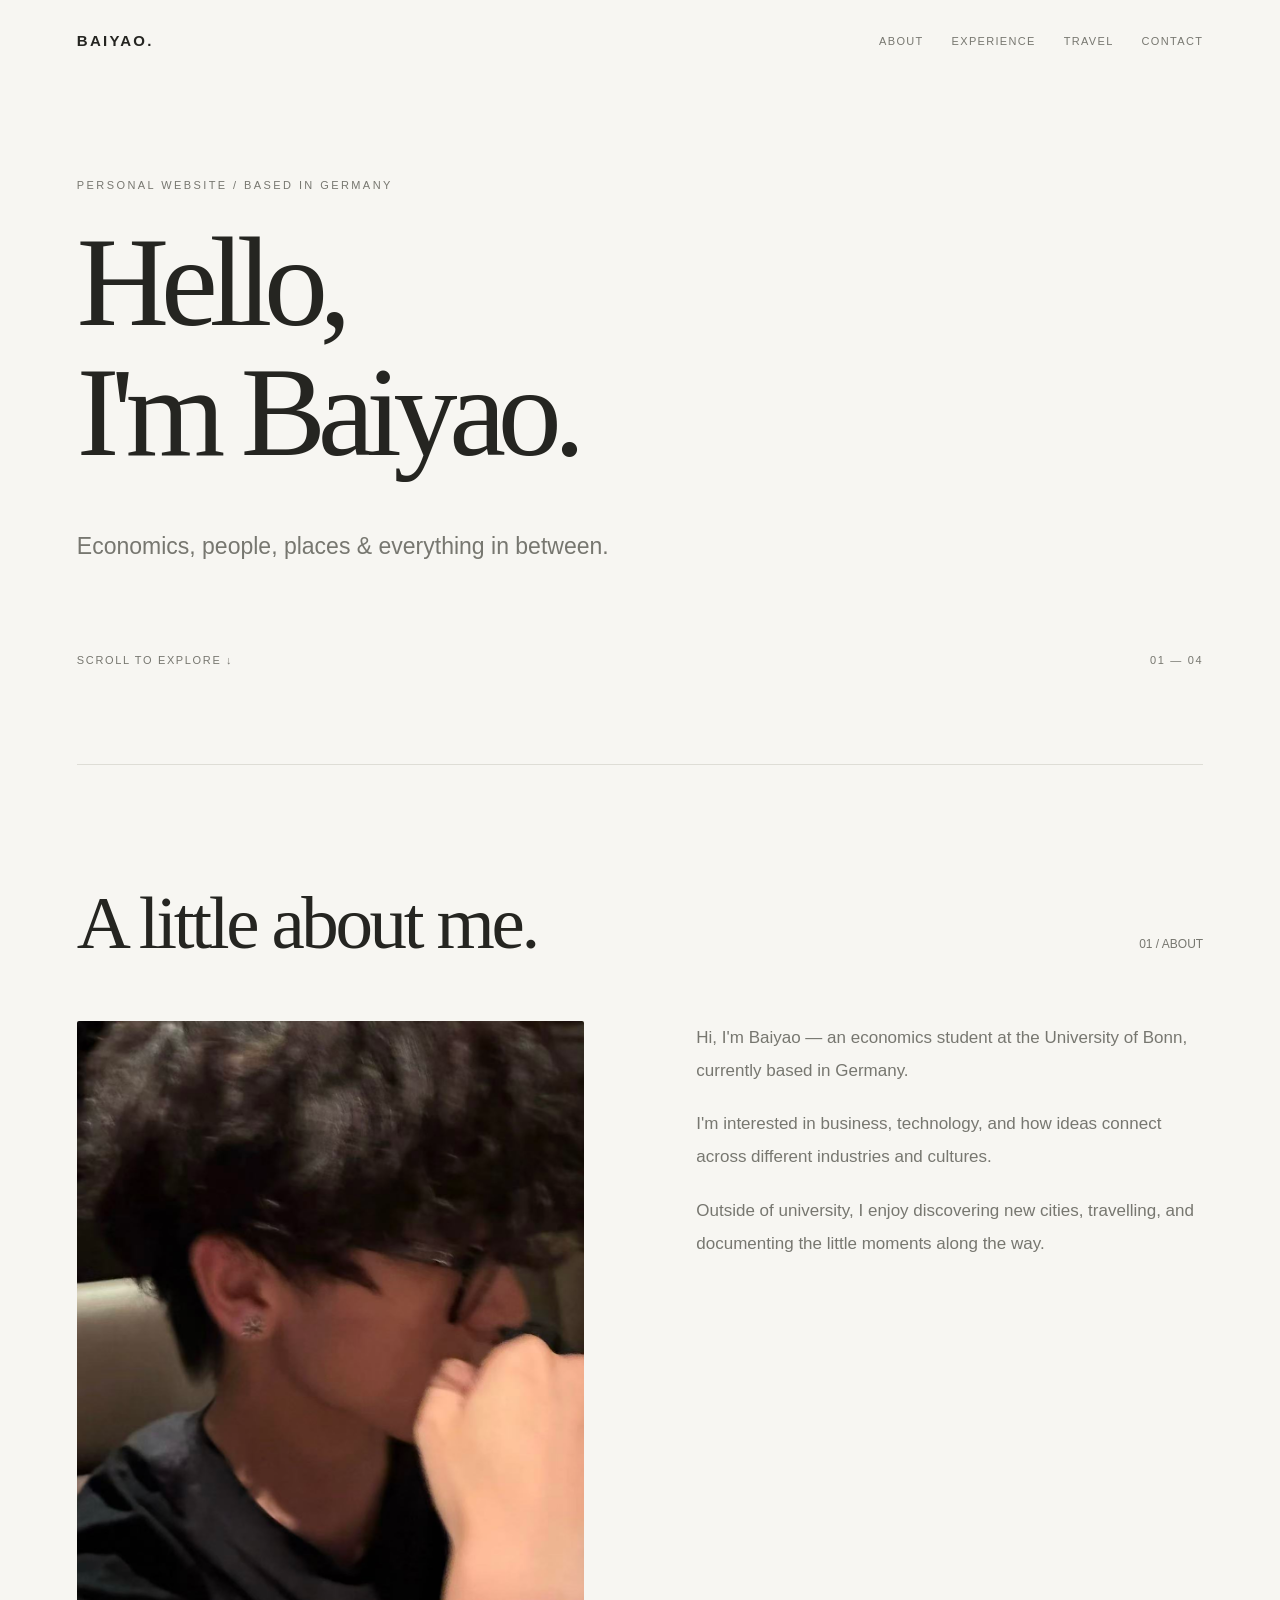
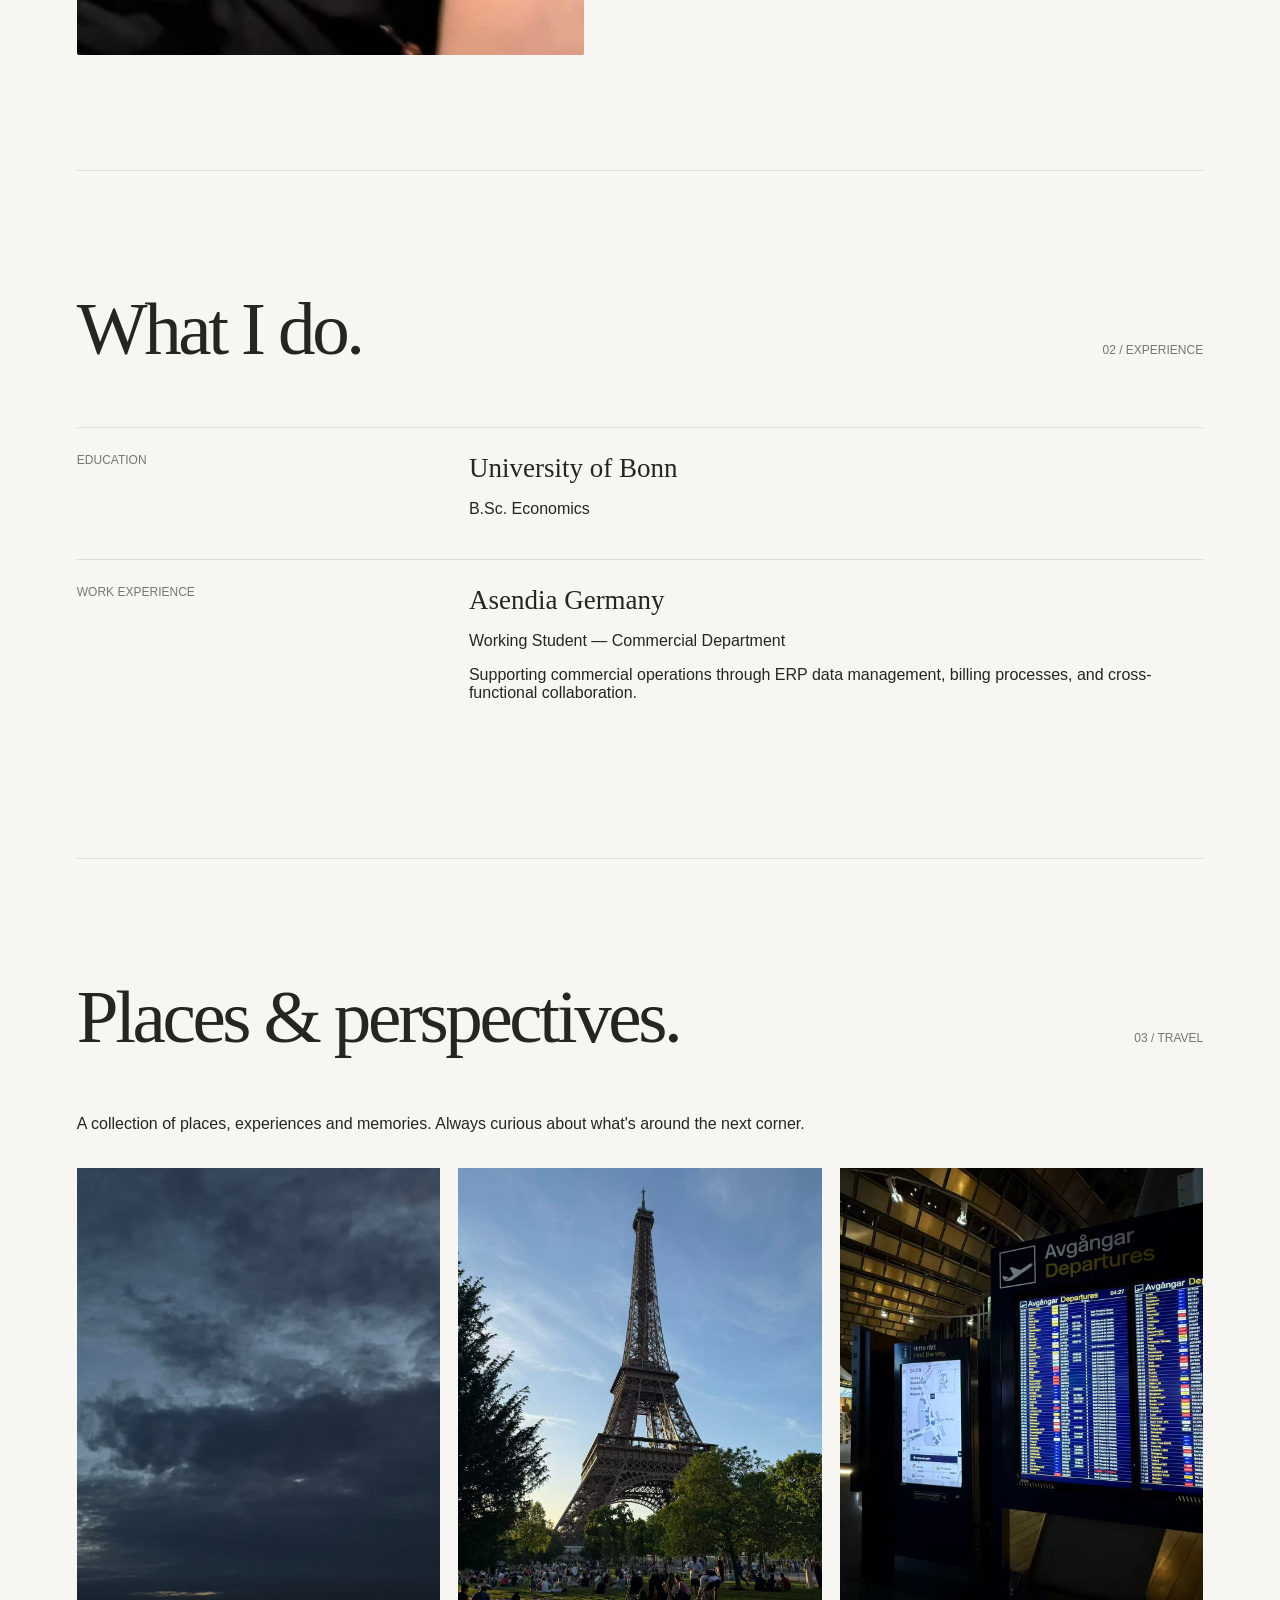
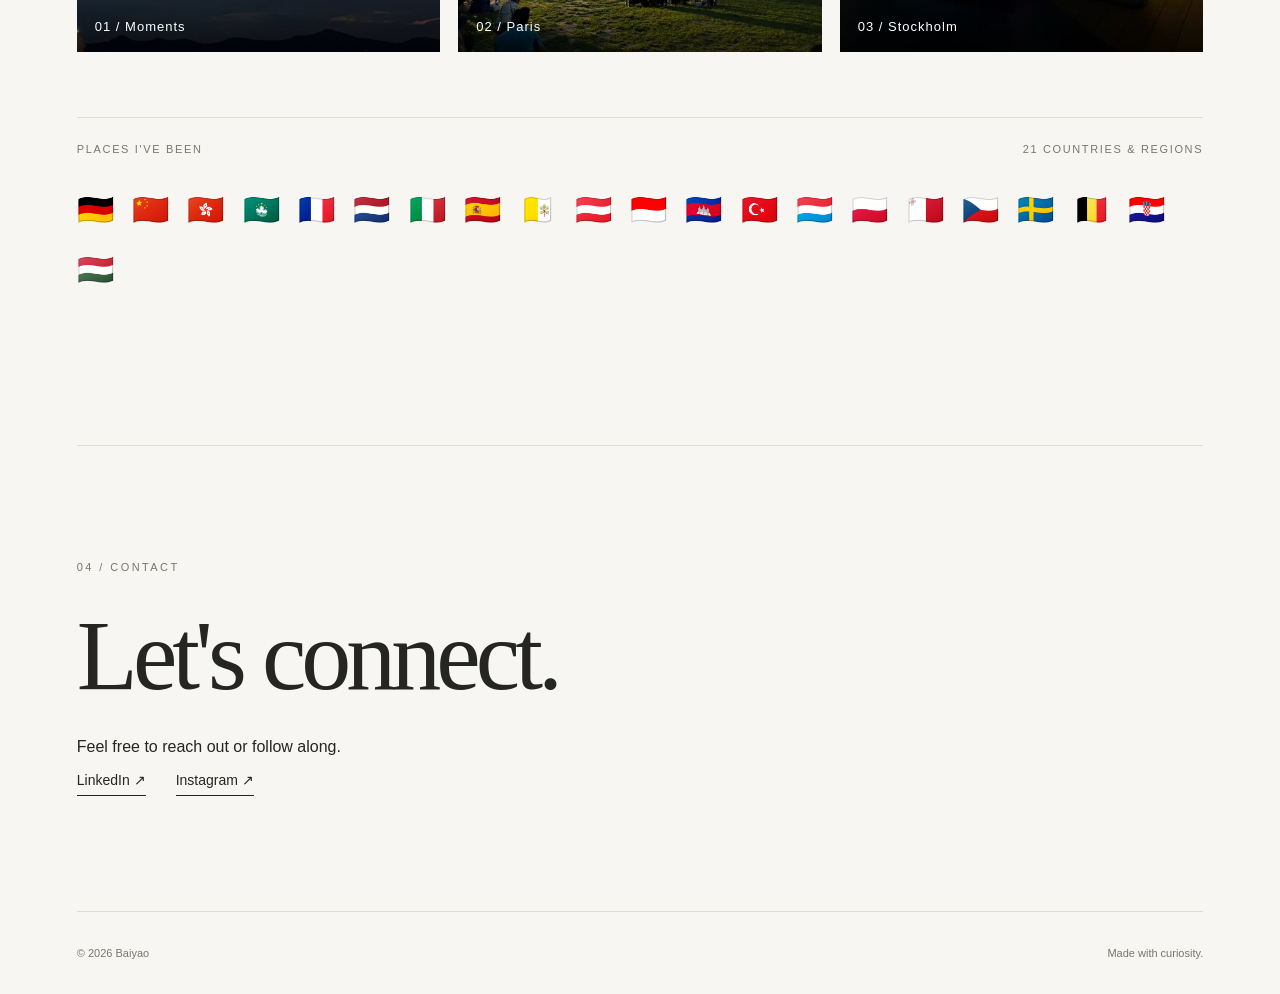
<file: index.html>
<!DOCTYPE html>
<html lang="en">
<head>
<meta charset="UTF-8">
<meta name="viewport" content="width=device-width, initial-scale=1.0">
<meta name="description" content="Baiyao's personal website — economics, experience, travel and exploration.">
<title>Baiyao — Personal Website</title>
<style>
:root{--bg:#f7f6f2;--ink:#252521;--muted:#777770;--line:#deddd6}
*{box-sizing:border-box}
html{scroll-behavior:smooth}
body{margin:0;background:var(--bg);color:var(--ink);font-family:Arial,Helvetica,sans-serif;-webkit-font-smoothing:antialiased}
a{color:inherit;text-decoration:none}
nav{max-width:1300px;margin:auto;padding:32px 6%;display:flex;justify-content:space-between;align-items:center}
.logo{font-weight:700;letter-spacing:.15em;font-size:15px}
.navlinks{display:flex;gap:28px}
.navlinks a{font-size:11px;text-transform:uppercase;letter-spacing:.12em;color:var(--muted)}
.navlinks a:hover,.contact a:hover{color:#000;text-decoration:underline}
main{max-width:1300px;margin:auto;padding:0 6%}
.hero{min-height:76vh;display:flex;flex-direction:column;justify-content:center;border-bottom:1px solid var(--line);padding:90px 0}
.kicker{font-size:11px;letter-spacing:.22em;text-transform:uppercase;color:var(--muted)}
h1,h2,h3{font-family:Georgia,'Times New Roman',serif;font-weight:400}
h1{font-size:clamp(65px,10vw,155px);letter-spacing:-.065em;line-height:1.02;margin:26px 0}
.hero p{font-size:clamp(17px,2vw,23px);line-height:1.7;color:var(--muted);max-width:650px}
.scroll{margin-top:65px;font-size:11px;letter-spacing:.15em;text-transform:uppercase;color:var(--muted)}
section{padding:115px 0;border-bottom:1px solid var(--line);scroll-margin-top:35px}
.sectionhead{display:flex;justify-content:space-between;align-items:baseline;gap:20px;margin-bottom:55px}
.sectionhead h2{font-size:clamp(42px,6vw,75px);letter-spacing:-.045em;margin:0}
.number{font-size:12px;color:var(--muted)}
.aboutgrid{display:grid;grid-template-columns:1fr 1fr;gap:10%}
.aboutgrid p,.experience p,.travel p{font-size:17px;line-height:1.95;color:var(--muted);margin:0 0 20px}
.photo{background:#e6e4dd;min-height:350px;display:flex;align-items:center;justify-content:center;color:#999;font-size:12px;letter-spacing:.15em;text-transform:uppercase}
.experience-item{display:grid;grid-template-columns:1fr 2fr;gap:25px;padding:25px 0;border-top:1px solid var(--line)}
.experience-item span{color:var(--muted);font-size:12px}
.experience-item h3{font-size:27px;margin:0 0 10px}
.travelgrid{display:grid;grid-template-columns:repeat(3,1fr);gap:18px;margin-top:35px}
.travelcard{aspect-ratio:3/4;background:#e6e4dd;display:flex;align-items:end;padding:20px;color:#777;font-size:13px}
.contact h2{font-size:clamp(48px,8vw,100px);letter-spacing:-.05em;margin:25px 0}
.contactlinks{display:flex;gap:30px;flex-wrap:wrap}
.contactlinks a{border-bottom:1px solid var(--ink);padding-bottom:7px;font-size:14px}
footer{max-width:1300px;margin:auto;padding:35px 6%;display:flex;justify-content:space-between;color:var(--muted);font-size:11px}
@media(max-width:700px){nav{padding:24px 6%}.navlinks{gap:12px}.navlinks a{font-size:9px}.hero{min-height:65vh}.aboutgrid{grid-template-columns:1fr;gap:25px}.experience-item{grid-template-columns:1fr;gap:12px}.travelgrid{grid-template-columns:1fr 1fr}section{padding:75px 0}.sectionhead{margin-bottom:35px}footer{gap:20px}}
@media(max-width:380px){.navlinks{gap:8px}.navlinks a{font-size:8px}}
.photo {
  overflow: hidden;
  aspect-ratio: 4 / 5;
  min-height: 0;
  border-radius: 2px;
}

.photo img {
  width: 100%;
  height: 100%;
  object-fit: cover;
  object-position: center;
}

.travelcard {
  position: relative;
  overflow: hidden;
  padding: 0;
}

.travelcard img {
  width: 100%;
  height: 100%;
  object-fit: cover;
  display: block;
  transition: transform 0.5s ease;
}

.travelcard:hover img {
  transform: scale(1.05);
}

.travelcard span {
  position: absolute;
  bottom: 0;
  left: 0;
  width: 100%;
  padding: 45px 18px 18px;
  color: white;
  font-size: 13px;
  letter-spacing: 1px;
  background: linear-gradient(transparent, rgba(0,0,0,0.55));
}
  .hero-bottom {
  margin-top: 65px;
  display: flex;
  justify-content: space-between;
  align-items: center;
  font-size: 11px;
  letter-spacing: .15em;
  text-transform: uppercase;
  color: var(--muted);
}
.visited-places {
  margin-top: 65px;
  padding-top: 25px;
  border-top: 1px solid var(--line);
}

.visited-heading {
  display: flex;
  justify-content: space-between;
  gap: 20px;
  font-size: 11px;
  letter-spacing: .15em;
  color: var(--muted);
}

.flags {
  font-size: 30px !important;
  line-height: 2 !important;
  letter-spacing: 5px;
  margin-top: 25px !important;
}
</style>
</head>
<body>
<nav>
<a href="#" class="logo">BAIYAO.</a>
<div class="navlinks"><a href="#about">About</a><a href="#experience">Experience</a><a href="travel.html">Travel</a><a href="#contact">Contact</a></div>
</nav>
<main>
<header class="hero">
<div class="kicker">Personal website / Based in Germany</div>
<h1>Hello,<br>I'm Baiyao.</h1>
<p>Economics, people, places & everything in between.</p>
<div class="hero-bottom">
  <span>Scroll to explore ↓</span>
  <span>01 — 04</span>
</div>
</header>
<section id="about">
<div class="sectionhead"><h2>A little about me.</h2><span class="number">01 / ABOUT</span></div>
<div class="aboutgrid">
<div class="photo">
  <img src="portrait.jpg" alt="Portrait of Baiyao">
</div>
<div><p>Hi, I'm Baiyao — an economics student at the University of Bonn, currently based in Germany.</p><p>I'm interested in business, technology, and how ideas connect across different industries and cultures.</p><p>Outside of university, I enjoy discovering new cities, travelling, and documenting the little moments along the way.</p></div>
</div>
</section>
<section id="experience">
<div class="sectionhead"><h2>What I do.</h2><span class="number">02 / EXPERIENCE</span></div>
<div class="experience-item"><span>EDUCATION</span><div><h3>University of Bonn</h3><p>B.Sc. Economics</p></div></div>
<div class="experience-item">
  <span>WORK EXPERIENCE</span>
  <div>
    <h3>Asendia Germany</h3>
    <p>Working Student — Commercial Department</p>
    <p>
      Supporting commercial operations through ERP data management,
      billing processes, and cross-functional collaboration.
    </p>
  </div>
</div>
</section>
<section id="travel">
<div class="sectionhead"><h2>Places & perspectives.</h2><span class="number">03 / TRAVEL</span></div>
<p>A collection of places, experiences and memories. Always curious about what's around the next corner.</p>
<div class="travelgrid">
  <div class="travelcard">
    <img src="sky.jpg" alt="Evening sky">
    <span>01 / Moments</span>
  </div>
  <div class="travelcard">
    <img src="paris.jpg" alt="Eiffel Tower in Paris">
    <span>02 / Paris</span>
  </div>
  <div class="travelcard">
    <img src="stockholm.jpg" alt="Stockholm Arlanda Airport">
        <span>03 / Stockholm</span>
  </div>
</div>

<div class="visited-places">
  <div class="visited-heading">
    <span>PLACES I'VE BEEN</span>
    <span>21 COUNTRIES & REGIONS</span>
  </div>

  <p class="flags">
    🇩🇪 🇨🇳 🇭🇰 🇲🇴 🇫🇷 🇳🇱 🇮🇹 🇪🇸 🇻🇦 🇦🇹
    🇮🇩 🇰🇭 🇹🇷 🇱🇺 🇵🇱 🇲🇹 🇨🇿 🇸🇪 🇧🇪 🇭🇷 🇭🇺
  </p>
</div>

</section>
<section id="contact" class="contact">
<div class="kicker">04 / CONTACT</div>
<h2>Let's connect.</h2>
<p>Feel free to reach out or follow along.</p>
<div class="contactlinks"><a href="https://www.linkedin.com/in/baiyao-huang-195479397/" target="_blank" rel="noopener noreferrer">LinkedIn ↗</a><a href="https://www.instagram.com/1ch1219/" target="_blank" rel="noopener noreferrer">Instagram ↗</a></div>
</section>
</main>
<footer><span>© 2026 Baiyao</span><span>Made with curiosity.</span></footer>
</body>
</html>
</file>
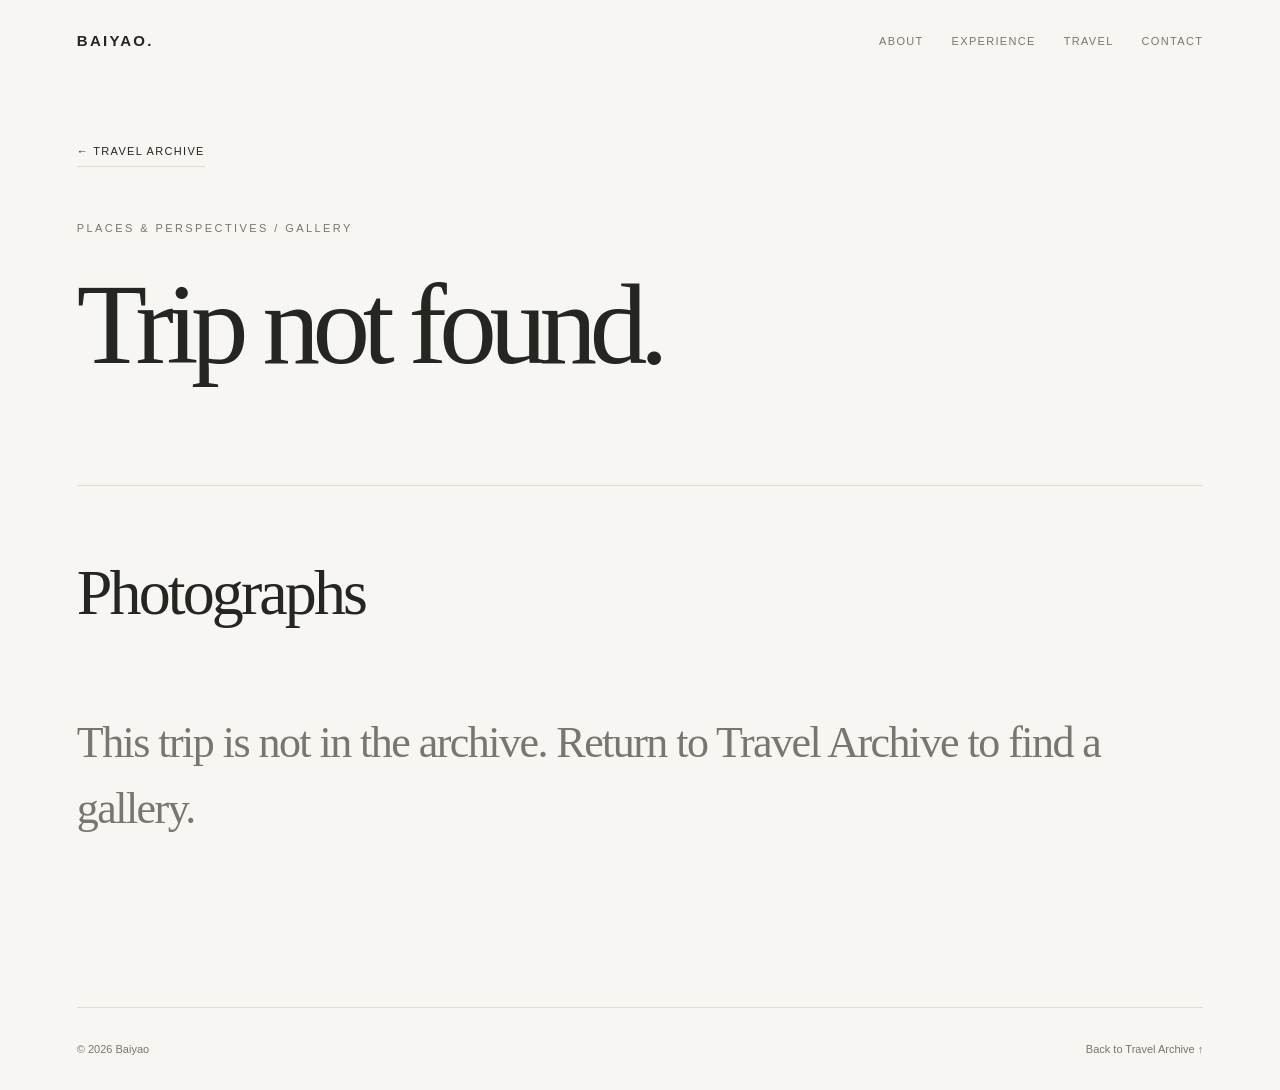
<file: gallery.html>
<!DOCTYPE html>
<html lang="en">
<head>
  <meta charset="UTF-8">
  <meta name="viewport" content="width=device-width, initial-scale=1.0">
  <meta name="description" content="Travel photographs from Baiyao's Travel Archive.">
  <title>Travel Gallery — Baiyao</title>
  <link rel="stylesheet" href="travel.css?v=4">
  <link rel="stylesheet" href="gallery.css?v=1">
  <script src="data/trips.js?v=4" defer></script>
  <script src="gallery.js?v=1" defer></script>
</head>
<body>
  <a class="skip-link" href="#main">Skip to content</a>
  <nav aria-label="Main navigation">
    <a class="logo" href="index.html" aria-label="Baiyao home">BAIYAO.</a>
    <div class="navlinks">
      <a href="index.html#about">About</a>
      <a href="index.html#experience">Experience</a>
      <a href="travel.html">Travel</a>
      <a href="index.html#contact">Contact</a>
    </div>
  </nav>
  <main id="main" class="gallery-main">
    <header class="gallery-hero">
      <a id="archive-link" class="text-link" href="travel.html">← Travel Archive</a>
      <p class="kicker">Places & perspectives / Gallery</p>
      <h1 id="gallery-title">Travel Gallery</h1>
      <p id="gallery-date" class="gallery-date"></p>
      <p id="gallery-countries" class="kicker"></p>
      <p id="gallery-cities" class="gallery-cities"></p>
    </header>
    <section class="gallery-section" aria-labelledby="photos-heading">
      <div class="sectionhead"><h2 id="photos-heading">Photographs</h2><span id="photo-count" class="number"></span></div>
      <p id="gallery-status" class="gallery-status" role="status">Loading gallery…</p>
      <div id="photo-grid" class="photo-grid" hidden></div>
      <noscript><p class="gallery-status">Enable JavaScript to view this trip's gallery.</p></noscript>
    </section>
  </main>
  <footer><span>© 2026 Baiyao</span><a href="travel.html">Back to Travel Archive ↑</a></footer>
  <dialog id="lightbox" class="lightbox" aria-labelledby="lightbox-title" aria-describedby="lightbox-help">
    <h2 id="lightbox-title" class="visually-hidden">Travel photo viewer</h2>
    <p id="lightbox-help" class="visually-hidden">Use left and right arrow keys or swipe to browse photos. Press Escape or Close to return to the gallery.</p>
    <div class="lightbox-toolbar"><span id="lightbox-counter" aria-live="polite" aria-atomic="true"></span><button id="lightbox-close" type="button" autofocus aria-label="Close photo viewer">Close <span aria-hidden="true">×</span></button></div>
    <div id="lightbox-media" class="lightbox-media"></div>
    <div class="lightbox-bottom">
      <button id="lightbox-previous" type="button" aria-label="Previous photo">← <span>Previous</span></button>
      <p id="lightbox-caption"></p>
      <button id="lightbox-next" type="button" aria-label="Next photo"><span>Next</span> →</button>
    </div>
  </dialog>
</body>
</html>
</file>
<file: travel.css>
:root{--bg:#f7f6f2;--ink:#252521;--muted:#777770;--line:#deddd6}
*{box-sizing:border-box}
html{scroll-behavior:smooth}
body{margin:0;background:var(--bg);color:var(--ink);font-family:Arial,Helvetica,sans-serif;-webkit-font-smoothing:antialiased}
a{color:inherit;text-decoration:none}
a:focus-visible{outline:2px solid var(--ink);outline-offset:6px}
nav{max-width:1300px;margin:auto;padding:32px 6%;display:flex;justify-content:space-between;align-items:center;gap:24px}
.logo{font-weight:700;letter-spacing:.15em;font-size:15px}
.navlinks{display:flex;gap:28px}
.navlinks a{font-size:11px;text-transform:uppercase;letter-spacing:.12em;color:var(--muted)}
.navlinks a:hover,.navlinks a[aria-current="page"]{color:var(--ink);text-decoration:underline;text-underline-offset:6px}
main{max-width:1300px;margin:auto;padding:0 6%}
h1,h2,h3,h4{font-family:Georgia,'Times New Roman',serif;font-weight:400}
.kicker{font-size:11px;letter-spacing:.22em;text-transform:uppercase;color:var(--muted)}
.archive-hero{padding:110px 0 95px;border-bottom:1px solid var(--line)}
h1{font-size:clamp(60px,9vw,124px);letter-spacing:-.065em;line-height:1.05;margin:30px 0}
.subtitle{font-size:clamp(17px,2vw,23px);line-height:1.7;color:var(--muted);margin:0 0 52px}
.text-link{display:inline-block;font-size:11px;letter-spacing:.12em;text-transform:uppercase;border-bottom:1px solid var(--line);padding-bottom:9px}
.text-link:hover{border-color:var(--ink)}
section{padding:90px 0;border-bottom:1px solid var(--line);scroll-margin-top:35px}
.sectionhead{display:flex;justify-content:space-between;align-items:baseline;gap:20px;margin-bottom:45px}
.sectionhead h2{font-size:clamp(36px,5vw,64px);letter-spacing:-.045em;margin:0}
.number{font-size:11px;letter-spacing:.1em;color:var(--muted);white-space:nowrap}
.empty-state h3{font-size:clamp(30px,4vw,44px);letter-spacing:-.035em;margin:22px 0 12px}
.empty-state p,.trip-description,.timeline-note{font-size:16px;line-height:1.9;color:var(--muted);max-width:460px;margin:0}
.map-help,.map-status{font-size:14px;line-height:1.8;color:var(--muted);margin:0 0 20px}
.map-status{margin:20px 0 0}
.travel-map{height:clamp(340px,45vw,520px);background:#eeede7;border:1px solid var(--line);isolation:isolate;font-family:Arial,Helvetica,sans-serif}
.map-loading{height:100%;margin:0;padding:32px;display:grid;place-items:center;text-align:center;color:var(--muted);font-size:16px;line-height:1.8}
.travel-map .leaflet-control-zoom a{width:44px;height:44px;line-height:44px;background:var(--bg);color:var(--ink)}
.travel-map .leaflet-bar{border:1px solid var(--line);box-shadow:none}
.travel-map .leaflet-control-attribution{background:var(--bg);color:var(--ink);font-size:10px}
.travel-map .leaflet-control-attribution a{color:var(--ink);text-decoration:underline}
.trip-marker{display:flex;align-items:center;justify-content:center;background:transparent;border:0}
.trip-marker span{width:16px;height:16px;background:var(--ink);border:3px solid var(--bg);border-radius:50%;box-shadow:0 1px 5px #25252155}
.trip-marker:focus-visible{outline:2px solid var(--ink);border-radius:50%}
.travel-map .leaflet-popup-content-wrapper,.travel-map .leaflet-popup-tip{background:var(--bg);color:var(--ink);border-radius:2px}
.travel-map .leaflet-popup-content{font-family:Arial,Helvetica,sans-serif;line-height:1.7;margin:20px}
.travel-map .leaflet-popup-content strong{font-family:Georgia,'Times New Roman',serif;font-size:22px;font-weight:400}
.travel-map .leaflet-popup-content p{margin:8px 0;color:var(--muted);font-size:12px}
.travel-map .leaflet-popup-content a{display:inline-block;padding:10px 0;color:var(--ink);text-decoration:underline;text-underline-offset:4px}
.travel-map a.leaflet-popup-close-button{width:36px;height:36px;font-size:24px;line-height:36px;color:var(--ink)}
.map-visit+.map-visit{margin-top:18px;padding-top:18px;border-top:1px solid var(--line)}
.trip-list li{scroll-margin-top:35px}
.trip-list li:target{border-left:2px solid var(--ink);padding-left:18px}
.empty-state{padding:30px 0 45px}
.timeline-year{display:grid;grid-template-columns:1fr 3fr;gap:30px;padding:35px 0;border-top:1px solid var(--line)}
.timeline-year>h3{font-size:36px;letter-spacing:-.04em;margin:0}
.trip-list{list-style:none;padding:0;margin:0}
.trip-list li+li{margin-top:30px;padding-top:30px;border-top:1px solid var(--line)}
.trip-date{font-size:11px;letter-spacing:.12em;text-transform:uppercase;color:var(--muted)}
.trip-title{font-size:28px;margin:12px 0}
.trip-places{font-size:16px;line-height:1.9;color:var(--muted);margin:0 0 12px;overflow-wrap:anywhere}
.trip-description{white-space:pre-line;overflow-wrap:anywhere}
.trip-gallery-link{margin-top:16px}
.archive-end{padding:45px 0;display:flex;justify-content:space-between;gap:24px;align-items:center}
footer{max-width:1300px;margin:auto;padding:35px 6%;display:flex;justify-content:space-between;gap:20px;color:var(--muted);font-size:11px}
.skip-link{position:absolute;left:6%;top:-100px;background:var(--bg);padding:12px;z-index:1}
.skip-link:focus{top:8px}
@media(max-width:700px){nav{padding:24px 6%}.navlinks{gap:12px}.navlinks a{font-size:9px}.archive-hero{padding:75px 0 65px}section{padding:65px 0}.sectionhead{align-items:flex-start;flex-direction:column;margin-bottom:30px;gap:16px}.timeline-year{grid-template-columns:1fr;gap:25px}.archive-end{align-items:flex-start;flex-direction:column}}
@media(max-width:380px){nav{gap:12px}.navlinks{gap:8px}.navlinks a{font-size:8px}h1{font-size:54px}}
@media(prefers-reduced-motion:reduce){html{scroll-behavior:auto}}
</file>
<file: gallery.css>
.gallery-hero{padding:60px 0 70px;border-bottom:1px solid var(--line)}
.gallery-hero>.kicker{margin-top:55px}
.gallery-hero h1{overflow-wrap:anywhere}
.gallery-date,.gallery-cities{font-size:18px;line-height:1.8;color:var(--muted);margin:16px 0 0}
.gallery-cities{font-size:16px;overflow-wrap:anywhere}
.gallery-hero #gallery-countries{margin:28px 0 0}
.gallery-section{padding:70px 0 100px;min-height:300px}
.gallery-status{font-family:Georgia,'Times New Roman',serif;font-size:clamp(28px,4vw,44px);font-weight:400;letter-spacing:-.035em;color:var(--muted);padding:35px 0 65px;margin:0;line-height:1.5}
.photo-grid{display:grid;grid-template-columns:repeat(3,minmax(0,1fr));gap:28px 20px}
.photo-grid[hidden],[hidden]{display:none!important}
.photo-card{margin:0;min-width:0}
.photo-button{display:block;width:100%;padding:0;border:0;background:#eeede7;aspect-ratio:4/3;overflow:hidden;cursor:zoom-in;color:var(--muted);font:inherit}
.photo-button img{width:100%;height:100%;display:block;object-fit:cover;transition:transform .3s ease}
.photo-button:hover img{transform:scale(1.025)}
.photo-button:focus-visible,.lightbox button:focus-visible{outline:2px solid var(--ink);outline-offset:5px}
.photo-button:disabled{cursor:default;padding:24px}
.photo-button,.lightbox button{touch-action:manipulation}
.photo-card figcaption{font-size:12px;line-height:1.7;color:var(--muted);padding-top:12px;overflow-wrap:anywhere}
.visually-hidden{position:absolute;width:1px;height:1px;padding:0;margin:-1px;overflow:hidden;clip:rect(0,0,0,0);white-space:nowrap;border:0}
body.lightbox-open{overflow:hidden}
.lightbox{position:fixed;inset:0;width:100%;max-width:none;height:100vh;height:100dvh;max-height:none;margin:0;padding:24px 4%;border:0;background:var(--bg);color:var(--ink);overscroll-behavior:contain}
.lightbox[open]{display:grid;grid-template-rows:auto minmax(0,1fr) auto;gap:16px}
.lightbox::backdrop{background:var(--bg)}
.lightbox-toolbar{display:flex;justify-content:space-between;align-items:center;gap:20px;font-size:11px;letter-spacing:.12em;text-transform:uppercase}
.lightbox button{border:0;background:transparent;color:var(--ink);font:inherit;cursor:pointer;min-width:44px;min-height:44px;padding:12px;font-size:12px}
.lightbox button:disabled{opacity:.4;cursor:default}
.lightbox-media{display:flex;justify-content:center;align-items:center;min-height:0;min-width:0;touch-action:pan-y pinch-zoom;user-select:none}
.lightbox-media img{display:block;width:100%;height:100%;object-fit:contain;min-height:0;-webkit-user-drag:none}
.lightbox-media p{font-size:16px;line-height:1.8;color:var(--muted);text-align:center}
.lightbox-bottom{display:grid;grid-template-columns:auto minmax(0,1fr) auto;gap:20px;align-items:center}
.lightbox-bottom p{font-size:13px;line-height:1.7;color:var(--muted);text-align:center;margin:0;max-height:15vh;overflow:auto;overflow-wrap:anywhere}
@media(max-width:900px){.photo-grid{grid-template-columns:repeat(2,minmax(0,1fr))}}
@media(max-width:700px){.gallery-hero{padding:40px 0 50px}.gallery-section{padding:50px 0 70px}.lightbox{padding:16px 4%}.lightbox-bottom{gap:8px}.lightbox-bottom button span{display:none}}
@media(max-width:480px){.photo-grid{grid-template-columns:minmax(0,1fr);gap:24px}.gallery-hero h1{font-size:clamp(52px,15vw,72px)}}
@media(prefers-reduced-motion:reduce){.photo-button img{transition:none}}
</file>
